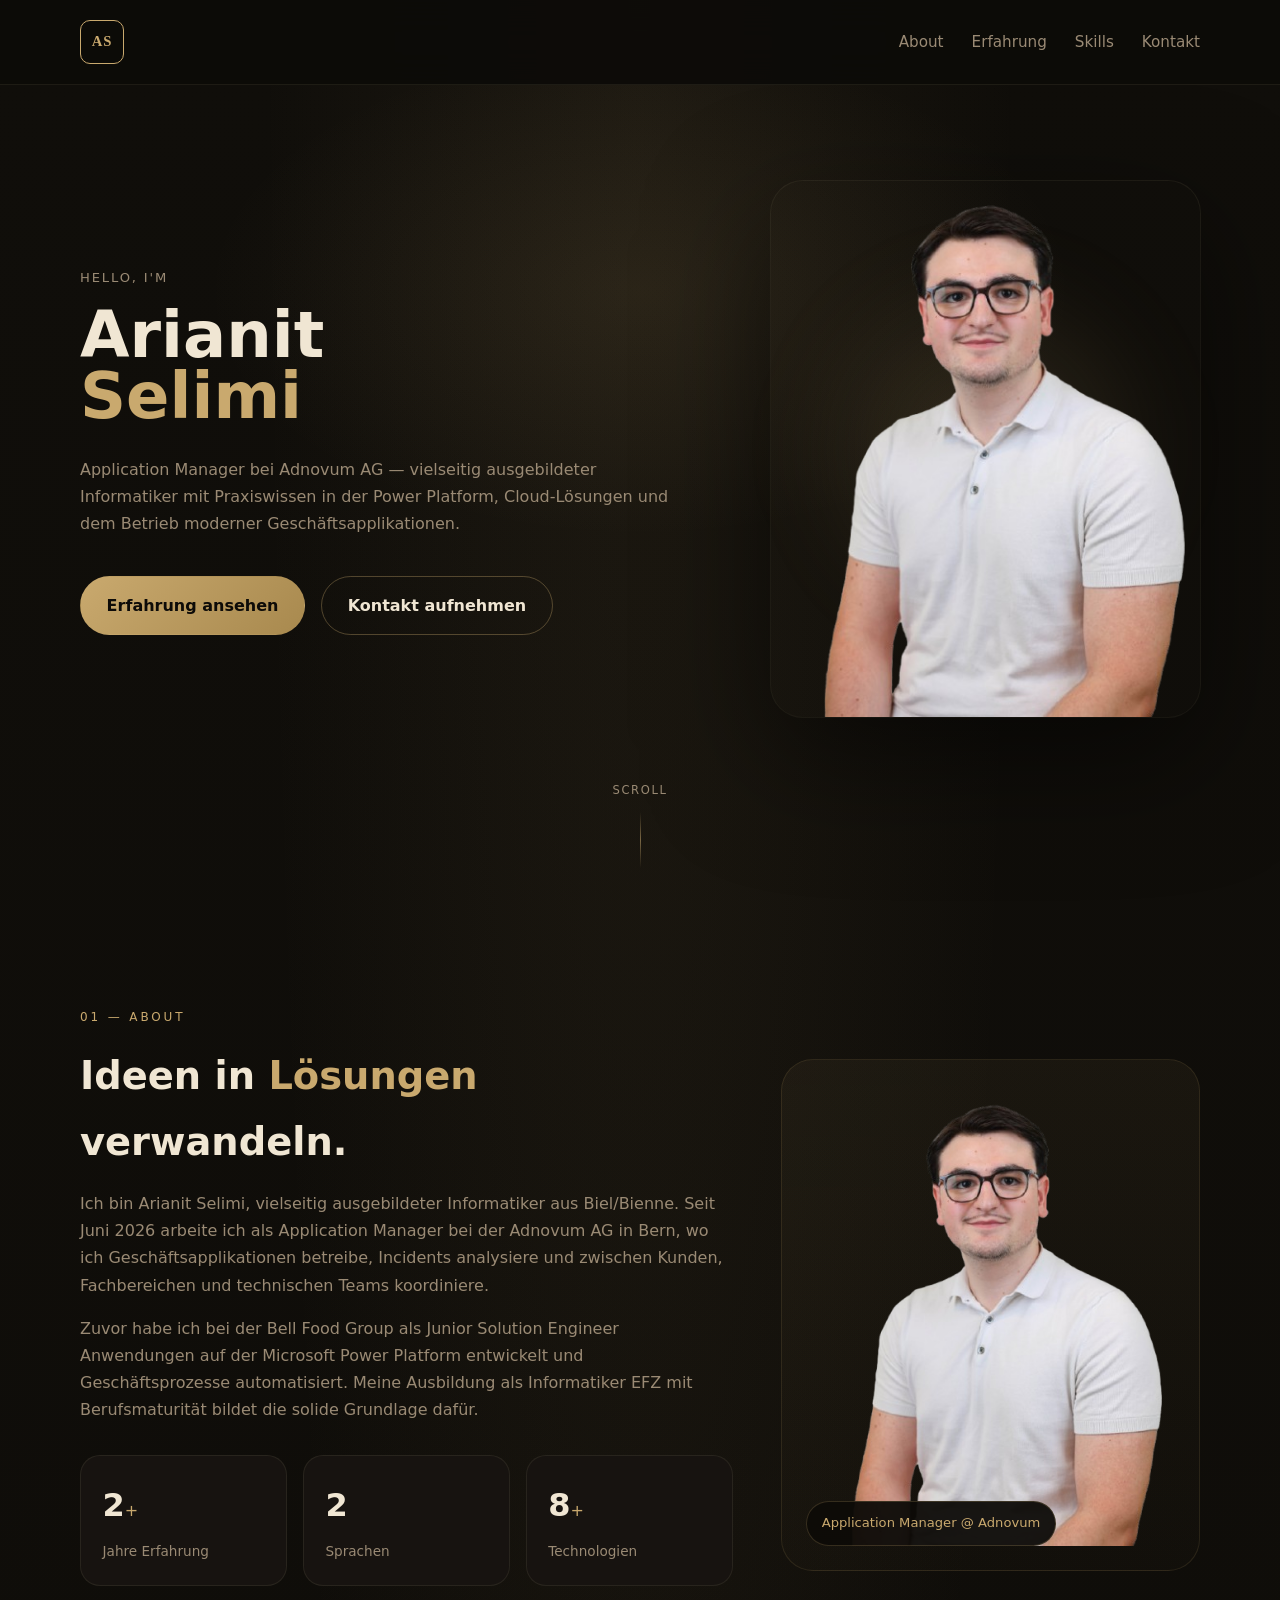
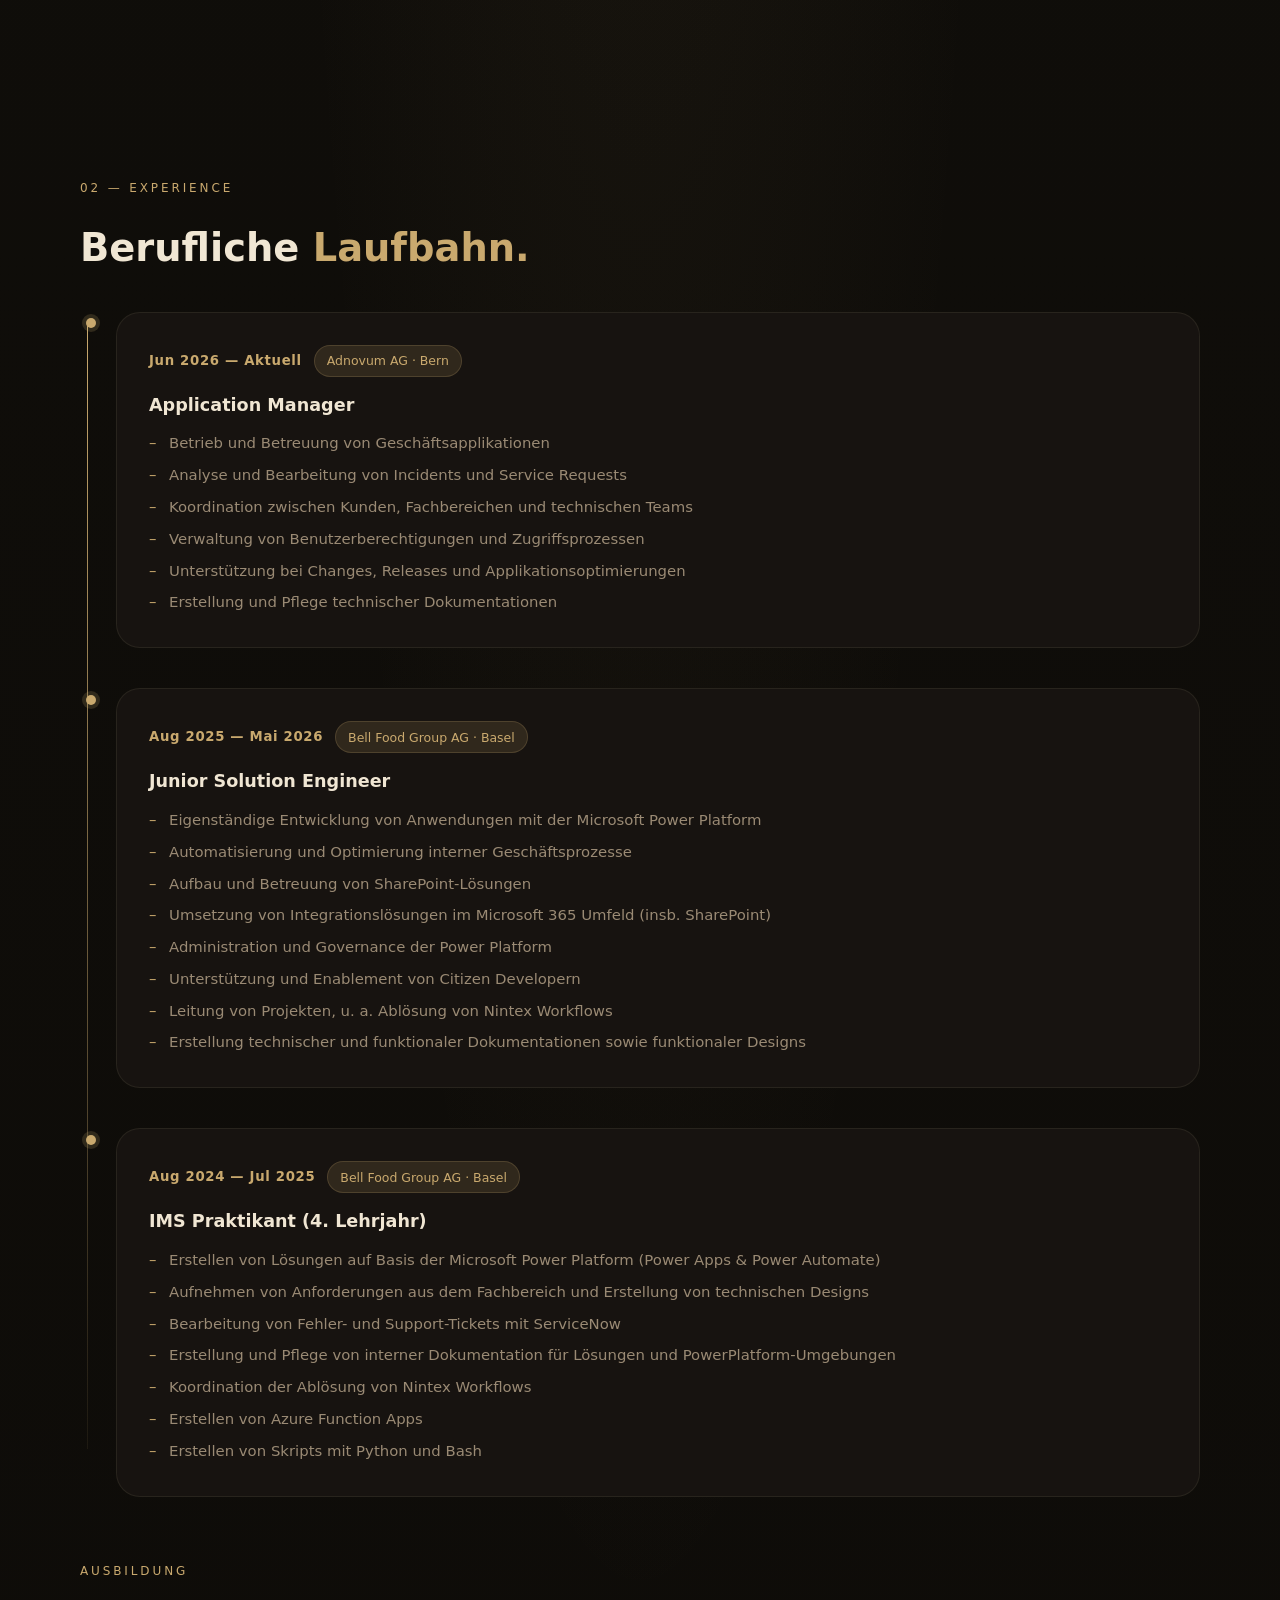
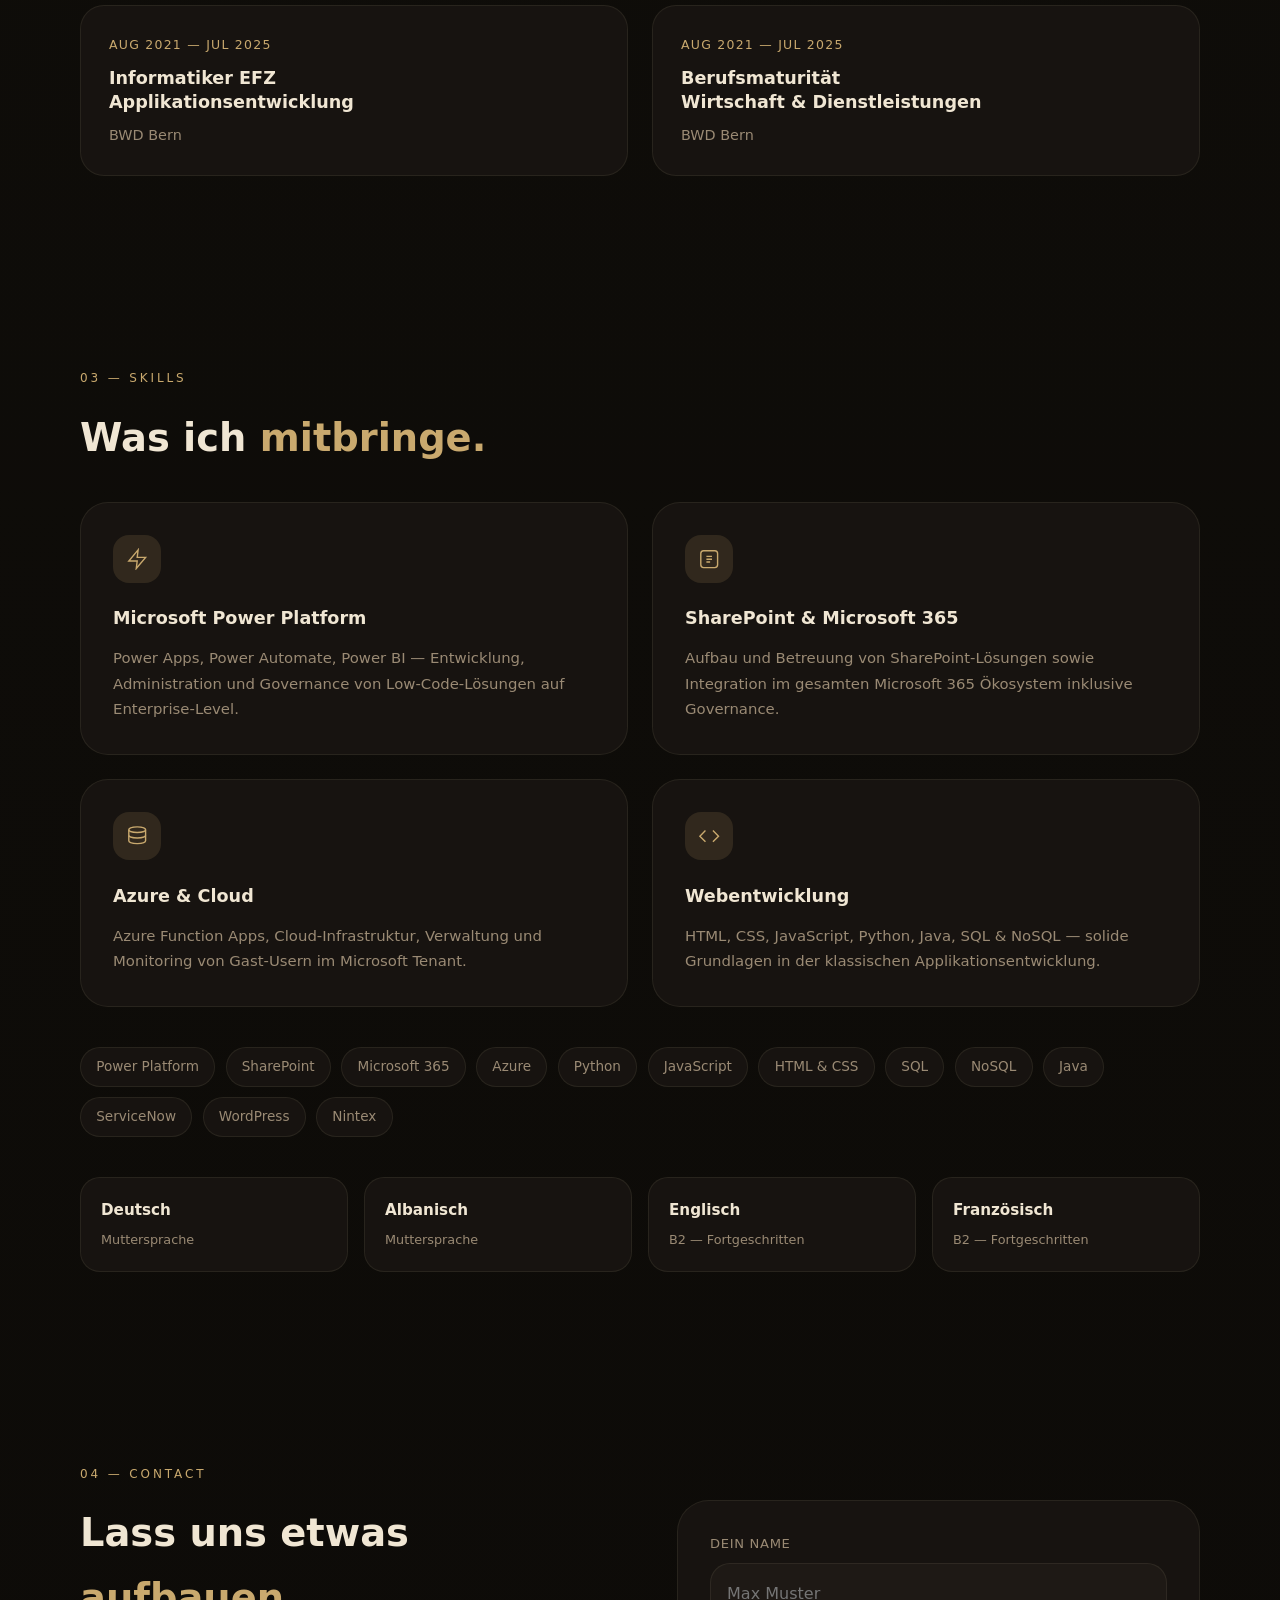
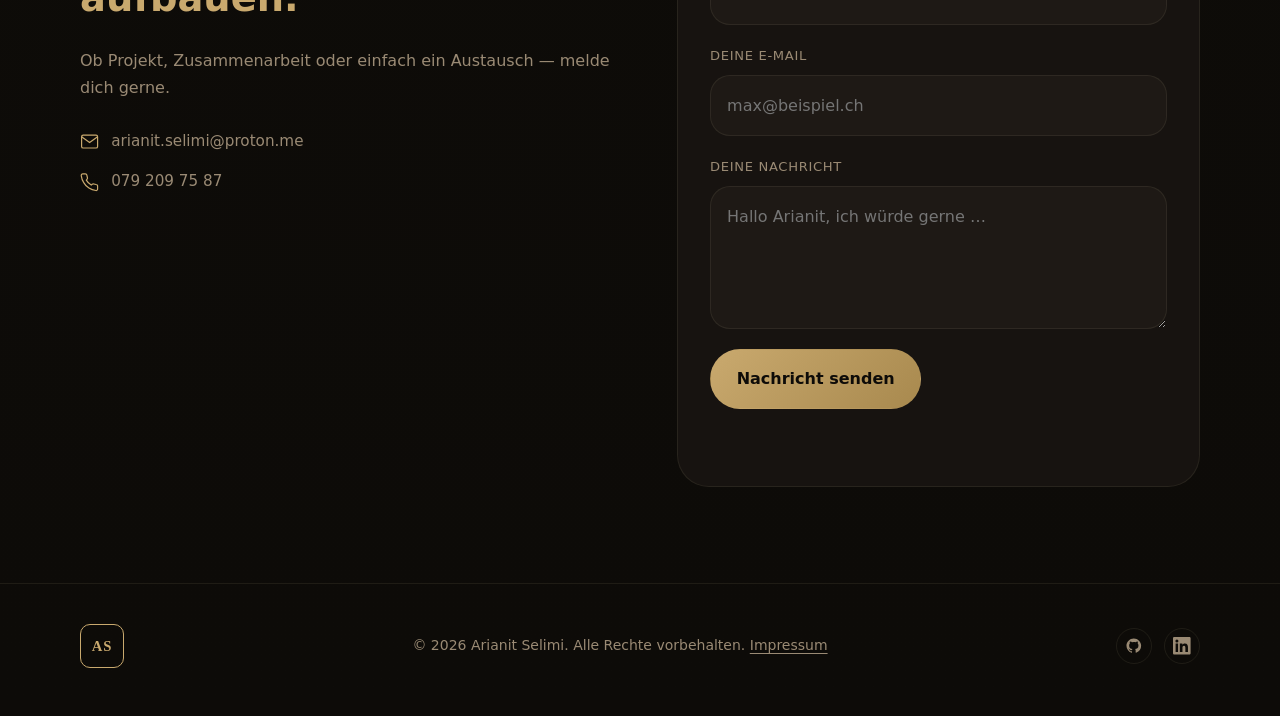
<file: index.html>
<!DOCTYPE html>
<html lang="de">
<head>
  <meta charset="UTF-8" />
  <meta name="viewport" content="width=device-width, initial-scale=1.0" />
  <title>Arianit Selimi — Portfolio</title>
  <link rel="icon" type="image/svg+xml" href="favicon.svg" />
  <link rel="canonical" href="https://arianit-selimi.com/" />

  <!-- SEO -->
  <meta name="description" content="Portfolio von Arianit Selimi — Application Manager bei Adnovum AG. Praxiswissen in Power Platform, Microsoft 365, Azure und Webentwicklung." />
  <meta name="author" content="Arianit Selimi" />

  <!-- Open Graph -->
  <meta property="og:type" content="website" />
  <meta property="og:url" content="https://arianit-selimi.com/" />
  <meta property="og:title" content="Arianit Selimi — Application Manager & Informatiker" />
  <meta property="og:description" content="Portfolio von Arianit Selimi — Application Manager bei Adnovum AG. Praxiswissen in Power Platform, Microsoft 365, Azure und Webentwicklung." />
  <meta property="og:image" content="https://arianit-selimi.com/img/arianit-selimi.png" />

  <!-- Twitter Card -->
  <meta name="twitter:card" content="summary_large_image" />
  <meta name="twitter:title" content="Arianit Selimi — Application Manager & Informatiker" />
  <meta name="twitter:description" content="Portfolio von Arianit Selimi — Application Manager bei Adnovum AG." />
  <meta name="twitter:image" content="https://arianit-selimi.com/img/arianit-selimi.png" />

  <!-- Security -->
  <meta http-equiv="Content-Security-Policy" content="default-src 'none'; script-src 'self'; style-src 'self' 'unsafe-inline'; img-src 'self'; font-src 'self'; form-action 'self'; base-uri 'self'; frame-ancestors 'none';" />
  <meta http-equiv="Referrer-Policy" content="strict-origin-when-cross-origin" />
  <meta http-equiv="X-Content-Type-Options" content="nosniff" />

  <link rel="stylesheet" href="style.css" />
</head>
<body>

  <!-- NAV -->
  <nav>
    <div id="navbar">
      <a href="#hero" class="nav-logo">
        <div class="logo-mark">AS</div>
      </a>
      <ul class="nav-links">
        <li><a href="#about">About</a></li>
        <li><a href="#experience">Erfahrung</a></li>
        <li><a href="#skills">Skills</a></li>
        <li><a href="#contact">Kontakt</a></li>
      </ul>
      <button class="nav-toggle" aria-label="Toggle menu">
        <span></span><span></span><span></span>
      </button>
    </div>
  </nav>

  <!-- HERO -->
  <section id="hero">
    <div class="hero-bg-glow"></div>
    <div class="hero-content container">
      <div class="hero-text">
        <span class="hero-greeting">Hello, I'm</span>
        <h1>Arianit<br /><span class="accent">Selimi</span></h1>
        <p class="hero-tagline">
          Application Manager bei Adnovum AG — vielseitig ausgebildeter Informatiker mit Praxiswissen in der Power Platform, Cloud-Lösungen und dem Betrieb moderner Geschäftsapplikationen.
        </p>
        <div class="hero-cta">
          <a href="#experience" class="btn btn-primary">Erfahrung ansehen</a>
          <a href="#contact" class="btn btn-outline">Kontakt aufnehmen</a>
        </div>
      </div>
      <div class="hero-image-wrap">
        <div class="hero-image-glow"></div>
        <img src="img/arianit-selimi.png" alt="Arianit Selimi" class="hero-photo" fetchpriority="high" />
      </div>
    </div>
    <div class="scroll-hint container">
      <span>Scroll</span>
      <div class="scroll-line"></div>
    </div>
  </section>

  <!-- ABOUT -->
  <section id="about">
    <div class="container">
      <div class="section-label">01 — About</div>
      <div class="about-grid">
        <div class="about-text">
          <h2>Ideen in <span class="accent">Lösungen</span> verwandeln.</h2>
          <p>
            Ich bin Arianit Selimi, vielseitig ausgebildeter Informatiker aus Biel/Bienne. Seit Juni 2026 arbeite ich als Application Manager bei der Adnovum AG in Bern, wo ich Geschäftsapplikationen betreibe, Incidents analysiere und zwischen Kunden, Fachbereichen und technischen Teams koordiniere.
          </p>
          <p>
            Zuvor habe ich bei der Bell Food Group als Junior Solution Engineer Anwendungen auf der Microsoft Power Platform entwickelt und Geschäftsprozesse automatisiert. Meine Ausbildung als Informatiker EFZ mit Berufsmaturität bildet die solide Grundlage dafür.
          </p>
          <div class="about-stats">
            <div class="stat">
              <span class="stat-number" data-target="3">0</span><span class="accent">+</span>
              <span class="stat-label">Jahre Erfahrung</span>
            </div>
            <div class="stat">
              <span class="stat-number" data-target="4">0</span>
              <span class="stat-label">Sprachen</span>
            </div>
            <div class="stat">
              <span class="stat-number" data-target="12">0</span><span class="accent">+</span>
              <span class="stat-label">Technologien</span>
            </div>
          </div>
        </div>
        <div class="about-card">
          <div class="about-card-inner">
            <img src="img/arianit-selimi.png" alt="Arianit Selimi" loading="lazy" />
            <div class="about-card-tag">Application Manager @ Adnovum</div>
          </div>
        </div>
      </div>
    </div>
  </section>

  <!-- EXPERIENCE -->
  <section id="experience">
    <div class="container">
      <div class="section-label">02 — Experience</div>
      <h2>Berufliche <span class="accent">Laufbahn.</span></h2>

      <div class="timeline">

        <div class="timeline-item">
          <div class="timeline-dot"></div>
          <div class="timeline-card">
            <div class="timeline-meta">
              <span class="timeline-period">Jun 2026 — Aktuell</span>
              <span class="timeline-badge">Adnovum AG · Bern</span>
            </div>
            <h3>Application Manager</h3>
            <ul class="timeline-list">
              <li>Betrieb und Betreuung von Geschäftsapplikationen</li>
              <li>Analyse und Bearbeitung von Incidents und Service Requests</li>
              <li>Koordination zwischen Kunden, Fachbereichen und technischen Teams</li>
              <li>Verwaltung von Benutzerberechtigungen und Zugriffsprozessen</li>
              <li>Unterstützung bei Changes, Releases und Applikationsoptimierungen</li>
              <li>Erstellung und Pflege technischer Dokumentationen</li>
            </ul>
          </div>
        </div>

        <div class="timeline-item">
          <div class="timeline-dot"></div>
          <div class="timeline-card">
            <div class="timeline-meta">
              <span class="timeline-period">Aug 2025 — Mai 2026</span>
              <span class="timeline-badge">Bell Food Group AG · Basel</span>
            </div>
            <h3>Junior Solution Engineer</h3>
            <ul class="timeline-list">
              <li>Eigenständige Entwicklung von Anwendungen mit der Microsoft Power Platform</li>
              <li>Automatisierung und Optimierung interner Geschäftsprozesse</li>
              <li>Aufbau und Betreuung von SharePoint-Lösungen</li>
              <li>Umsetzung von Integrationslösungen im Microsoft 365 Umfeld (insb. SharePoint)</li>
              <li>Administration und Governance der Power Platform</li>
              <li>Unterstützung und Enablement von Citizen Developern</li>
              <li>Leitung von Projekten, u. a. Ablösung von Nintex Workflows</li>
              <li>Erstellung technischer und funktionaler Dokumentationen sowie funktionaler Designs</li>
            </ul>
          </div>
        </div>

        <div class="timeline-item">
          <div class="timeline-dot"></div>
          <div class="timeline-card">
            <div class="timeline-meta">
              <span class="timeline-period">Aug 2024 — Jul 2025</span>
              <span class="timeline-badge">Bell Food Group AG · Basel</span>
            </div>
            <h3>IMS Praktikant (4. Lehrjahr)</h3>
            <ul class="timeline-list">
              <li>Erstellen von Lösungen auf Basis der Microsoft Power Platform (Power Apps & Power Automate)</li>
              <li>Aufnehmen von Anforderungen aus dem Fachbereich und Erstellung von technischen Designs</li>
              <li>Bearbeitung von Fehler- und Support-Tickets mit ServiceNow</li>
              <li>Erstellung und Pflege von interner Dokumentation für Lösungen und PowerPlatform-Umgebungen</li>
              <li>Koordination der Ablösung von Nintex Workflows</li>
              <li>Erstellen von Azure Function Apps</li>
              <li>Erstellen von Skripts mit Python und Bash</li>
            </ul>
          </div>
        </div>

      </div>

      <div class="section-label edu-label">Ausbildung</div>
      <div class="edu-grid">
        <div class="edu-card">
          <div class="edu-period">Aug 2021 — Jul 2025</div>
          <h3>Informatiker EFZ<br />Applikationsentwicklung</h3>
          <p>BWD Bern</p>
        </div>
        <div class="edu-card">
          <div class="edu-period">Aug 2021 — Jul 2025</div>
          <h3>Berufsmaturität<br />Wirtschaft & Dienstleistungen</h3>
          <p>BWD Bern</p>
        </div>
      </div>
    </div>
  </section>

  <!-- SKILLS -->
  <section id="skills">
    <div class="container">
      <div class="section-label">03 — Skills</div>
      <h2>Was ich <span class="accent">mitbringe.</span></h2>

      <div class="skills-grid">
        <div class="skill-card">
          <div class="skill-icon">
            <svg viewBox="0 0 24 24" fill="none" stroke="currentColor" stroke-width="1.5"><path d="M13 2L3 14h9l-1 8 10-12h-9l1-8z"/></svg>
          </div>
          <h3>Microsoft Power Platform</h3>
          <p>Power Apps, Power Automate, Power BI — Entwicklung, Administration und Governance von Low-Code-Lösungen auf Enterprise-Level.</p>
        </div>
        <div class="skill-card">
          <div class="skill-icon">
            <svg viewBox="0 0 24 24" fill="none" stroke="currentColor" stroke-width="1.5"><rect x="3" y="3" width="18" height="18" rx="3"/><path d="M9 9h6M9 12h6M9 15h4"/></svg>
          </div>
          <h3>SharePoint & Microsoft 365</h3>
          <p>Aufbau und Betreuung von SharePoint-Lösungen sowie Integration im gesamten Microsoft 365 Ökosystem inklusive Governance.</p>
        </div>
        <div class="skill-card">
          <div class="skill-icon">
            <svg viewBox="0 0 24 24" fill="none" stroke="currentColor" stroke-width="1.5"><ellipse cx="12" cy="5" rx="9" ry="3"/><path d="M3 5v6c0 1.66 4.03 3 9 3s9-1.34 9-3V5"/><path d="M3 11v6c0 1.66 4.03 3 9 3s9-1.34 9-3v-6"/></svg>
          </div>
          <h3>Azure & Cloud</h3>
          <p>Azure Function Apps, Cloud-Infrastruktur, Verwaltung und Monitoring von Gast-Usern im Microsoft Tenant.</p>
        </div>
        <div class="skill-card">
          <div class="skill-icon">
            <svg viewBox="0 0 24 24" fill="none" stroke="currentColor" stroke-width="1.5"><polyline points="16 18 22 12 16 6"/><polyline points="8 6 2 12 8 18"/></svg>
          </div>
          <h3>Webentwicklung</h3>
          <p>HTML, CSS, JavaScript, Python, Java, SQL & NoSQL — solide Grundlagen in der klassischen Applikationsentwicklung.</p>
        </div>
      </div>

      <div class="skills-tags">
        <span>Power Platform</span>
        <span>SharePoint</span>
        <span>Microsoft 365</span>
        <span>Azure</span>
        <span>Python</span>
        <span>JavaScript</span>
        <span>HTML & CSS</span>
        <span>SQL</span>
        <span>NoSQL</span>
        <span>Java</span>
        <span>ServiceNow</span>
        <span>WordPress</span>
        <span>Nintex</span>
      </div>

      <div class="languages-grid">
        <div class="lang-item">
          <span class="lang-name">Deutsch</span>
          <span class="lang-level">Muttersprache</span>
        </div>
        <div class="lang-item">
          <span class="lang-name">Albanisch</span>
          <span class="lang-level">Muttersprache</span>
        </div>
        <div class="lang-item">
          <span class="lang-name">Englisch</span>
          <span class="lang-level">B2 — Fortgeschritten</span>
        </div>
        <div class="lang-item">
          <span class="lang-name">Französisch</span>
          <span class="lang-level">B2 — Fortgeschritten</span>
        </div>
      </div>
    </div>
  </section>

  <!-- CONTACT -->
  <section id="contact">
    <div class="container">
      <div class="section-label">04 — Contact</div>
      <div class="contact-wrap">
        <div class="contact-left">
          <h2>Lass uns etwas <span class="accent">aufbauen.</span></h2>
          <p>Ob Projekt, Zusammenarbeit oder einfach ein Austausch — melde dich gerne.</p>
          <div class="contact-links">
            <a href="mailto:arianit.selimi@proton.me" class="contact-item">
              <svg viewBox="0 0 24 24" fill="none" stroke="currentColor" stroke-width="1.5"><path d="M4 4h16c1.1 0 2 .9 2 2v12c0 1.1-.9 2-2 2H4c-1.1 0-2-.9-2-2V6c0-1.1.9-2 2-2z"/><polyline points="22,6 12,13 2,6"/></svg>
              arianit.selimi@proton.me
            </a>
            <a href="tel:+41792097587" class="contact-item">
              <svg viewBox="0 0 24 24" fill="none" stroke="currentColor" stroke-width="1.5"><path d="M22 16.92v3a2 2 0 0 1-2.18 2 19.79 19.79 0 0 1-8.63-3.07A19.5 19.5 0 0 1 4.69 12 19.79 19.79 0 0 1 1.61 3.52 2 2 0 0 1 3.59 1h3a2 2 0 0 1 2 1.72 12.84 12.84 0 0 0 .7 2.81 2 2 0 0 1-.45 2.11L7.91 8.96a16 16 0 0 0 6.13 6.13l1.12-.93a2 2 0 0 1 2.11-.45 12.84 12.84 0 0 0 2.81.7A2 2 0 0 1 22 16.92z"/></svg>
              <span data-tel="079 209 75 87"></span>
            </a>
          </div>
        </div>
        <form class="contact-form" id="contactForm">
          <div class="form-group">
            <label for="name">Dein Name</label>
            <input type="text" id="name" placeholder="Max Muster" required />
          </div>
          <div class="form-group">
            <label for="email">Deine E-Mail</label>
            <input type="email" id="email" placeholder="max@beispiel.ch" required />
          </div>
          <div class="form-group">
            <label for="message">Deine Nachricht</label>
            <textarea id="message" placeholder="Hallo Arianit, ich würde gerne …" rows="4" required></textarea>
          </div>
          <button type="submit" class="btn btn-primary">Nachricht senden</button>
          <p class="form-success" id="formSuccess">Danke! Ich melde mich bald.</p>
        </form>
      </div>
    </div>
  </section>

  <!-- FOOTER -->
  <footer>
    <div class="footer-inner container">
      <a href="#hero" class="nav-logo">
        <div class="logo-mark">AS</div>
      </a>
      <p class="footer-copy">© 2026 Arianit Selimi. Alle Rechte vorbehalten. <a href="impressum.html" class="footer-impressum">Impressum</a></p>
      <div class="footer-socials">
        <a href="https://github.com/ase135641" target="_blank" rel="noopener noreferrer" aria-label="GitHub">
          <svg viewBox="0 0 24 24" fill="currentColor"><path d="M12 2C6.48 2 2 6.48 2 12c0 4.42 2.87 8.17 6.84 9.49.5.09.68-.22.68-.48v-1.7c-2.78.6-3.37-1.34-3.37-1.34-.45-1.16-1.11-1.47-1.11-1.47-.91-.62.07-.61.07-.61 1 .07 1.53 1.03 1.53 1.03.89 1.52 2.34 1.08 2.91.83.09-.65.35-1.08.63-1.33-2.22-.25-4.55-1.11-4.55-4.94 0-1.09.39-1.98 1.03-2.68-.1-.25-.45-1.27.1-2.64 0 0 .84-.27 2.75 1.02A9.56 9.56 0 0 1 12 6.8c.85.004 1.7.115 2.5.337 1.9-1.29 2.74-1.02 2.74-1.02.55 1.37.2 2.39.1 2.64.64.7 1.03 1.59 1.03 2.68 0 3.84-2.34 4.69-4.57 4.93.36.31.68.92.68 1.85v2.74c0 .27.18.58.69.48A10.01 10.01 0 0 0 22 12c0-5.52-4.48-10-10-10z"/></svg>
        </a>
        <a href="https://www.linkedin.com/in/arianit-selimi-b3343a2a3/" target="_blank" rel="noopener noreferrer" aria-label="LinkedIn">
          <svg viewBox="0 0 24 24" fill="currentColor"><path d="M20.45 20.45h-3.56v-5.57c0-1.33-.03-3.04-1.85-3.04-1.85 0-2.13 1.45-2.13 2.94v5.67H9.35V9h3.41v1.56h.05c.48-.9 1.63-1.85 3.35-1.85 3.58 0 4.24 2.36 4.24 5.43v6.31zM5.34 7.43a2.07 2.07 0 1 1 0-4.14 2.07 2.07 0 0 1 0 4.14zM6.9 20.45H3.56V9H6.9v11.45zM22.23 0H1.77C.79 0 0 .77 0 1.73v20.54C0 23.23.79 24 1.77 24h20.46C23.21 24 24 23.23 24 22.27V1.73C24 .77 23.21 0 22.23 0z"/></svg>
        </a>
      </div>
    </div>
  </footer>

  <script src="script.js"></script>
</body>
</html>
</file>
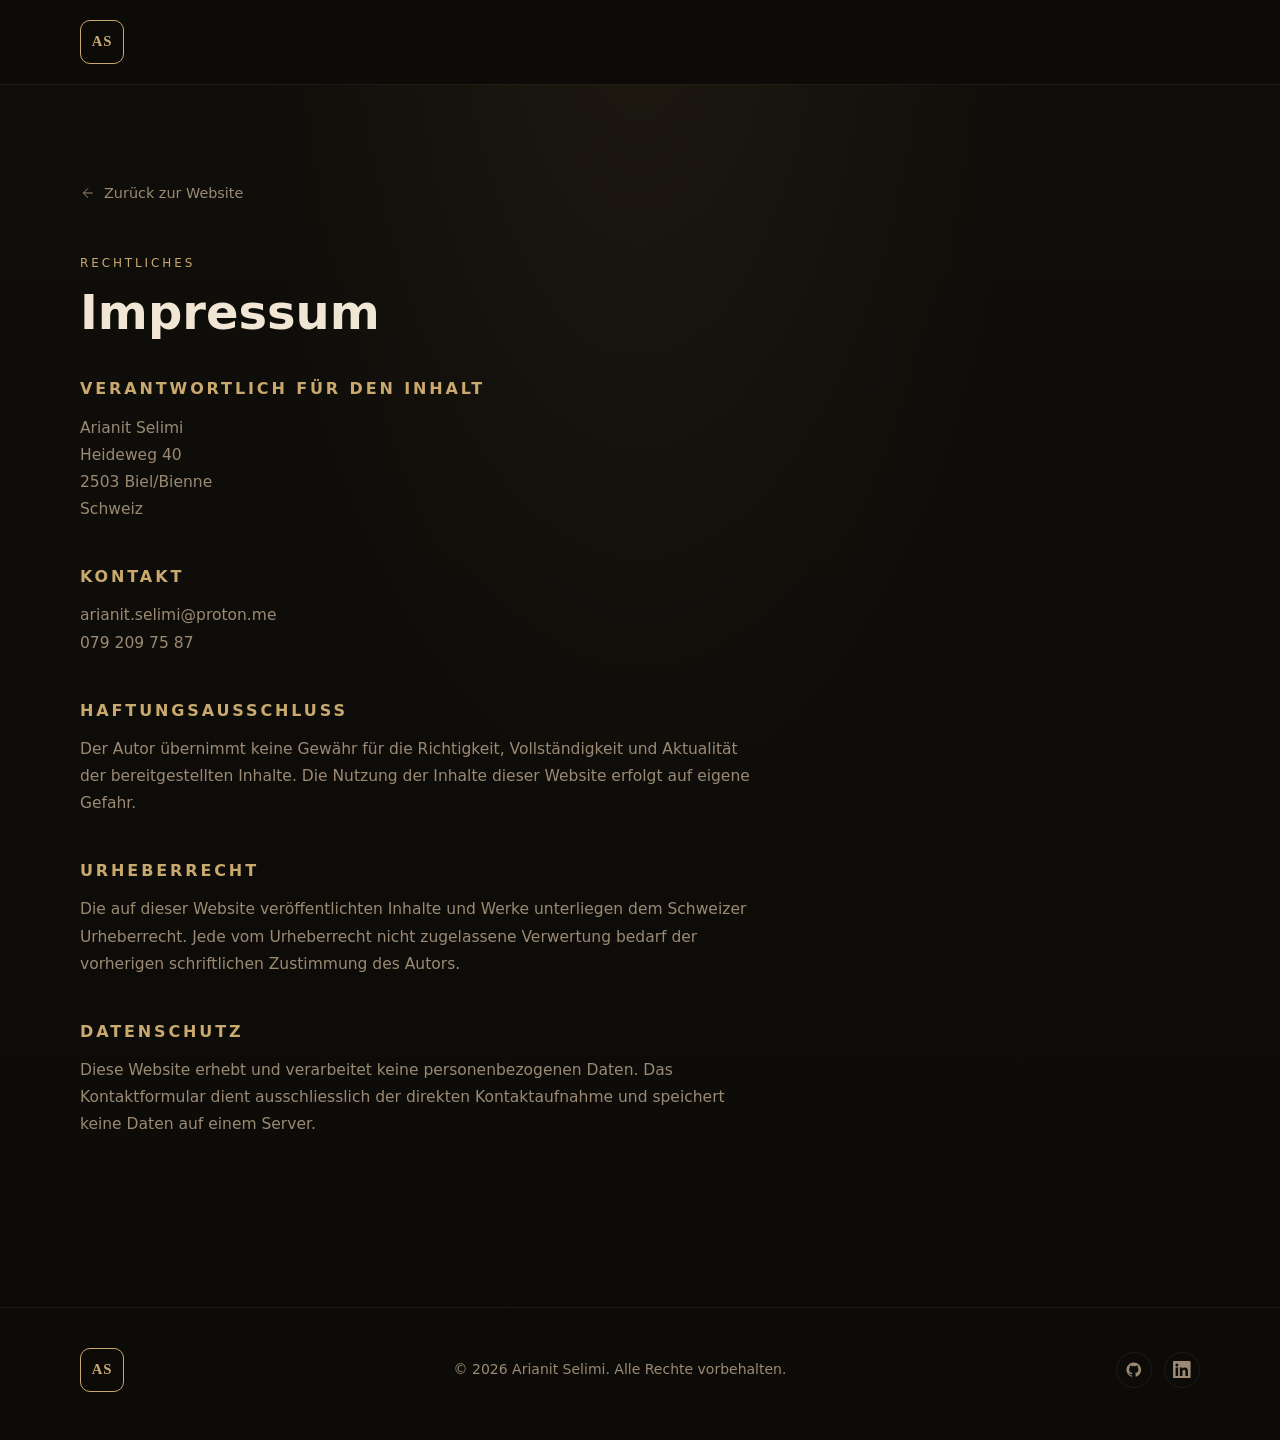
<file: impressum.html>
<!DOCTYPE html>
<html lang="de">
<head>
  <meta charset="UTF-8" />
  <meta name="viewport" content="width=device-width, initial-scale=1.0" />
  <title>Impressum — Arianit Selimi</title>
  <link rel="icon" type="image/svg+xml" href="favicon.svg" />
  <link rel="canonical" href="https://arianit-selimi.com/impressum.html" />
  <meta name="robots" content="noindex, follow" />
  <meta property="og:title" content="Impressum — Arianit Selimi" />
  <meta property="og:url" content="https://arianit-selimi.com/impressum.html" />
  <meta http-equiv="Content-Security-Policy" content="default-src 'none'; script-src 'self'; style-src 'self'; img-src 'self'; font-src 'self'; form-action 'self'; base-uri 'self'; frame-ancestors 'none';" />
  <meta http-equiv="Referrer-Policy" content="strict-origin-when-cross-origin" />
  <meta http-equiv="X-Content-Type-Options" content="nosniff" />
  <link rel="stylesheet" href="style.css" />
</head>
<body>

  <!-- NAV -->
  <nav>
    <div id="navbar">
      <a href="index.html" class="nav-logo">
        <div class="logo-mark">AS</div>
      </a>
    </div>
  </nav>

  <div class="container">
    <div class="impressum-wrap">

      <a href="index.html" class="back-link">
        <svg viewBox="0 0 24 24" fill="none" stroke="currentColor" stroke-width="1.5"><line x1="19" y1="12" x2="5" y2="12"/><polyline points="12 19 5 12 12 5"/></svg>
        Zurück zur Website
      </a>

      <div class="section-label">Rechtliches</div>
      <h1>Impressum</h1>

      <div class="impressum-block">
        <h2>Verantwortlich für den Inhalt</h2>
        <p>Arianit Selimi</p>
        <p>Heideweg 40</p>
        <p>2503 Biel/Bienne</p>
        <p>Schweiz</p>
      </div>

      <div class="impressum-block">
        <h2>Kontakt</h2>
        <a href="mailto:arianit.selimi@proton.me">arianit.selimi@proton.me</a>
        <a href="tel:+41792097587">079 209 75 87</a>
      </div>

      <div class="impressum-block">
        <h2>Haftungsausschluss</h2>
        <p>
          Der Autor übernimmt keine Gewähr für die Richtigkeit, Vollständigkeit und Aktualität der bereitgestellten Inhalte. Die Nutzung der Inhalte dieser Website erfolgt auf eigene Gefahr.
        </p>
      </div>

      <div class="impressum-block">
        <h2>Urheberrecht</h2>
        <p>
          Die auf dieser Website veröffentlichten Inhalte und Werke unterliegen dem Schweizer Urheberrecht. Jede vom Urheberrecht nicht zugelassene Verwertung bedarf der vorherigen schriftlichen Zustimmung des Autors.
        </p>
      </div>

      <div class="impressum-block">
        <h2>Datenschutz</h2>
        <p>
          Diese Website erhebt und verarbeitet keine personenbezogenen Daten. Das Kontaktformular dient ausschliesslich der direkten Kontaktaufnahme und speichert keine Daten auf einem Server.
        </p>
      </div>

    </div>
  </div>

  <!-- FOOTER -->
  <footer>
    <div class="footer-inner container">
      <a href="index.html" class="nav-logo">
        <div class="logo-mark">AS</div>
      </a>
      <p class="footer-copy">© 2026 Arianit Selimi. Alle Rechte vorbehalten.</p>
      <div class="footer-socials">
        <a href="https://github.com/ase135641" target="_blank" aria-label="GitHub">
          <svg viewBox="0 0 24 24" fill="currentColor"><path d="M12 2C6.48 2 2 6.48 2 12c0 4.42 2.87 8.17 6.84 9.49.5.09.68-.22.68-.48v-1.7c-2.78.6-3.37-1.34-3.37-1.34-.45-1.16-1.11-1.47-1.11-1.47-.91-.62.07-.61.07-.61 1 .07 1.53 1.03 1.53 1.03.89 1.52 2.34 1.08 2.91.83.09-.65.35-1.08.63-1.33-2.22-.25-4.55-1.11-4.55-4.94 0-1.09.39-1.98 1.03-2.68-.1-.25-.45-1.27.1-2.64 0 0 .84-.27 2.75 1.02A9.56 9.56 0 0 1 12 6.8c.85.004 1.7.115 2.5.337 1.9-1.29 2.74-1.02 2.74-1.02.55 1.37.2 2.39.1 2.64.64.7 1.03 1.59 1.03 2.68 0 3.84-2.34 4.69-4.57 4.93.36.31.68.92.68 1.85v2.74c0 .27.18.58.69.48A10.01 10.01 0 0 0 22 12c0-5.52-4.48-10-10-10z"/></svg>
        </a>
        <a href="https://www.linkedin.com/in/arianit-selimi-b3343a2a3/" target="_blank" aria-label="LinkedIn">
          <svg viewBox="0 0 24 24" fill="currentColor"><path d="M20.45 20.45h-3.56v-5.57c0-1.33-.03-3.04-1.85-3.04-1.85 0-2.13 1.45-2.13 2.94v5.67H9.35V9h3.41v1.56h.05c.48-.9 1.63-1.85 3.35-1.85 3.58 0 4.24 2.36 4.24 5.43v6.31zM5.34 7.43a2.07 2.07 0 1 1 0-4.14 2.07 2.07 0 0 1 0 4.14zM6.9 20.45H3.56V9H6.9v11.45zM22.23 0H1.77C.79 0 0 .77 0 1.73v20.54C0 23.23.79 24 1.77 24h20.46C23.21 24 24 23.23 24 22.27V1.73C24 .77 23.21 0 22.23 0z"/></svg>
        </a>
      </div>
    </div>
  </footer>

</body>
</html>
</file>
<file: style.css>
:root {
  color-scheme: dark;
  --bg: #0d0b08;
  --surface: #171310;
  --surface-strong: #1f1a13;
  --text: #f0e6d3;
  --muted: #9a8a74;
  --accent: #c9a96e;
  --accent-dark: #a8894e;
  --accent-soft: rgba(201, 169, 110, 0.14);
  --border: rgba(240, 220, 180, 0.08);
  --shadow: 0 40px 120px rgba(0, 0, 0, 0.5);
  font-family: Inter, ui-sans-serif, system-ui, -apple-system, BlinkMacSystemFont, "Segoe UI", sans-serif;
}

* {
  margin: 0;
  padding: 0;
  box-sizing: border-box;
}

html {
  scroll-behavior: smooth;
}

body {
  min-height: 100vh;
  background:
    radial-gradient(ellipse at top center, rgba(201, 169, 110, 0.07), transparent 42%),
    linear-gradient(180deg, #100e0a 0%, #0d0b08 100%);
  color: var(--text);
  line-height: 1.7;
}

img {
  max-width: 100%;
  display: block;
}

a {
  color: inherit;
  text-decoration: none;
}

button, input, textarea {
  font: inherit;
}

.container {
  width: min(1120px, calc(100% - 2rem));
  margin: 0 auto;
}

/* ── NAV ─────────────────────────────────────────── */

nav {
  position: sticky;
  top: 0;
  z-index: 100;
  padding: 1.25rem 2rem;
  backdrop-filter: blur(18px);
  -webkit-backdrop-filter: blur(18px);
  background: rgba(13, 11, 8, 0.92);
  border-bottom: 1px solid var(--border);
}

#navbar {
  display: flex;
  align-items: center;
  justify-content: space-between;
  gap: 1rem;
  max-width: 1120px;
  margin: 0 auto;
}

.logo-mark {
  width: 44px;
  height: 44px;
  border: 1.5px solid var(--accent);
  border-radius: 10px;
  display: grid;
  place-items: center;
  font-family: Georgia, 'Times New Roman', serif;
  font-size: 0.92rem;
  font-weight: 700;
  color: var(--accent);
  letter-spacing: 0.06em;
  transition: background 0.25s ease;
  flex-shrink: 0;
}

.nav-logo:hover .logo-mark {
  background: var(--accent-soft);
}

.nav-links {
  display: flex;
  gap: 1.75rem;
  list-style: none;
}

.nav-links a {
  color: var(--muted);
  font-size: 0.95rem;
  transition: color 0.25s ease;
}

.nav-links a:hover {
  color: var(--text);
}

.nav-toggle {
  display: none;
  border: none;
  background: transparent;
  cursor: pointer;
  flex-direction: column;
  gap: 0.35rem;
}

.nav-toggle span {
  display: block;
  width: 1.5rem;
  height: 2px;
  background: var(--text);
  border-radius: 2px;
  transition: transform 0.25s ease, opacity 0.25s ease;
}

/* ── SECTION LABELS ──────────────────────────────── */

.section-label {
  color: var(--accent);
  letter-spacing: 0.24em;
  font-size: 0.75rem;
  text-transform: uppercase;
  margin-bottom: 1rem;
}

h1, h2, h3 {
  font-weight: 700;
}

h1 {
  font-size: clamp(3rem, 5vw, 5rem);
  line-height: 0.95;
}

h2 {
  font-size: clamp(2rem, 3vw, 3rem);
  margin-bottom: 1rem;
}

h3 {
  font-size: 1.1rem;
  margin-bottom: 0.75rem;
}

.accent {
  color: var(--accent);
}

/* ── BUTTONS ─────────────────────────────────────── */

.btn {
  display: inline-flex;
  align-items: center;
  justify-content: center;
  gap: 0.5rem;
  padding: 0.95rem 1.6rem;
  border-radius: 999px;
  border: 1px solid transparent;
  font-weight: 600;
  transition: transform 0.22s ease, background 0.22s ease, border-color 0.22s ease, color 0.22s ease;
}

.btn:hover {
  transform: translateY(-2px);
}

.btn-primary {
  background: linear-gradient(135deg, var(--accent), var(--accent-dark));
  color: #0d0b08;
  font-weight: 700;
}

.btn-outline {
  border-color: rgba(201, 169, 110, 0.35);
  color: var(--text);
}

.btn-outline:hover {
  border-color: var(--accent);
  color: var(--accent);
}

/* ── HERO ────────────────────────────────────────── */

#hero {
  min-height: calc(100vh - 74px);
  padding: 4rem 0 2rem;
  position: relative;
  overflow: hidden;
}

.hero-bg-glow {
  position: absolute;
  top: -10%;
  left: 50%;
  transform: translateX(-50%);
  width: 80%;
  height: 70%;
  background: radial-gradient(ellipse, rgba(201, 169, 110, 0.09), transparent 60%);
  pointer-events: none;
}

.hero-content {
  position: relative;
  display: grid;
  grid-template-columns: 1.2fr 0.8fr;
  gap: 3rem;
  align-items: center;
  padding-top: 2rem;
}

.hero-text {
  max-width: 42rem;
}

.hero-greeting {
  display: inline-block;
  margin-bottom: 1rem;
  color: var(--muted);
  letter-spacing: 0.14em;
  text-transform: uppercase;
  font-size: 0.82rem;
}

.hero-tagline {
  margin: 1.8rem 0 2.4rem;
  color: var(--muted);
  max-width: 38rem;
  line-height: 1.7;
}

.hero-cta {
  display: flex;
  flex-wrap: wrap;
  gap: 1rem;
}

.hero-image-wrap {
  position: relative;
  display: flex;
  justify-content: center;
}

.hero-image-glow {
  position: absolute;
  inset: 0;
  margin: auto;
  width: 100%;
  height: 100%;
  border-radius: 2rem;
  background: radial-gradient(circle, rgba(201, 169, 110, 0.2), transparent 55%);
  filter: blur(40px);
}

.hero-photo {
  position: relative;
  border-radius: 2rem;
  max-width: 100%;
  box-shadow: var(--shadow), 0 0 0 1px var(--border);
}

.scroll-hint {
  margin-top: 4rem;
  display: flex;
  flex-direction: column;
  align-items: center;
  gap: 0.7rem;
  color: var(--muted);
  font-size: 0.72rem;
  letter-spacing: 0.14em;
  text-transform: uppercase;
}

.scroll-line {
  width: 1px;
  height: 3.5rem;
  background: linear-gradient(180deg, rgba(201,169,110,0), rgba(201,169,110,0.55), rgba(201,169,110,0));
}

/* ── SECTIONS ────────────────────────────────────── */

section {
  padding: 6rem 0;
}

/* ── ABOUT ───────────────────────────────────────── */

.about-grid {
  display: grid;
  grid-template-columns: 1.4fr 0.9fr;
  gap: 3rem;
  align-items: center;
}

.about-text p {
  margin-bottom: 1rem;
  color: var(--muted);
}

.about-stats {
  display: grid;
  grid-template-columns: repeat(3, minmax(0, 1fr));
  gap: 1rem;
  margin-top: 2rem;
}

.stat {
  background: var(--surface);
  border: 1px solid var(--border);
  border-radius: 1.25rem;
  padding: 1.35rem;
}

.stat-number {
  font-size: 2rem;
  font-weight: 700;
  color: var(--text);
}

.stat-label {
  display: block;
  margin-top: 0.5rem;
  color: var(--muted);
  font-size: 0.85rem;
}

.about-card {
  display: flex;
  justify-content: center;
}

.about-card-inner {
  position: relative;
  background: linear-gradient(180deg, rgba(201,169,110,0.06), rgba(201,169,110,0.02));
  border: 1px solid rgba(201,169,110,0.12);
  border-radius: 2rem;
  padding: 1.5rem;
  max-width: 100%;
}

.about-card img {
  border-radius: 1.5rem;
}

.about-card-tag {
  position: absolute;
  left: 1.5rem;
  bottom: 1.5rem;
  background: rgba(13, 11, 8, 0.95);
  color: var(--accent);
  padding: 0.65rem 0.95rem;
  border-radius: 999px;
  font-size: 0.82rem;
  border: 1px solid rgba(201,169,110,0.22);
}

/* ── EXPERIENCE / TIMELINE ───────────────────────── */

.timeline {
  display: flex;
  flex-direction: column;
  margin-top: 2rem;
  position: relative;
  padding-left: 2.25rem;
}

.timeline::before {
  content: '';
  position: absolute;
  left: 0.45rem;
  top: 0.5rem;
  bottom: 3rem;
  width: 1px;
  background: linear-gradient(180deg, var(--accent), rgba(201,169,110,0.08));
}

.timeline-item {
  position: relative;
  padding-bottom: 2.5rem;
}

.timeline-item:last-child {
  padding-bottom: 0;
}

.timeline-dot {
  position: absolute;
  left: -1.87rem;
  top: 0.4rem;
  width: 10px;
  height: 10px;
  border-radius: 50%;
  background: var(--accent);
  box-shadow: 0 0 0 4px rgba(201,169,110,0.18);
}

.timeline-card {
  background: var(--surface);
  border: 1px solid var(--border);
  border-radius: 1.5rem;
  padding: 2rem;
  transition: border-color 0.25s ease;
}

.timeline-card:hover {
  border-color: rgba(201,169,110,0.18);
}

.timeline-meta {
  display: flex;
  flex-wrap: wrap;
  align-items: center;
  gap: 0.75rem;
  margin-bottom: 0.85rem;
}

.timeline-period {
  color: var(--accent);
  font-size: 0.83rem;
  font-weight: 600;
  letter-spacing: 0.05em;
}

.timeline-badge {
  background: var(--accent-soft);
  color: var(--accent);
  padding: 0.28rem 0.75rem;
  border-radius: 999px;
  font-size: 0.78rem;
  border: 1px solid rgba(201,169,110,0.2);
}

.timeline-list {
  list-style: none;
  display: flex;
  flex-direction: column;
  gap: 0.5rem;
  margin-top: 0.75rem;
}

.timeline-list li {
  color: var(--muted);
  font-size: 0.93rem;
  padding-left: 1.25rem;
  position: relative;
  line-height: 1.6;
}

.timeline-list li::before {
  content: '–';
  position: absolute;
  left: 0;
  color: var(--accent);
}

/* ── EDUCATION ───────────────────────────────────── */

.edu-label {
  margin-top: 4rem;
}

.edu-grid {
  display: grid;
  grid-template-columns: repeat(2, 1fr);
  gap: 1.5rem;
  margin-top: 1.5rem;
}

.edu-card {
  background: var(--surface);
  border: 1px solid var(--border);
  border-radius: 1.5rem;
  padding: 1.75rem;
}

.edu-period {
  color: var(--accent);
  font-size: 0.78rem;
  letter-spacing: 0.1em;
  text-transform: uppercase;
  margin-bottom: 0.75rem;
}

.edu-card h3 {
  margin-bottom: 0.5rem;
  line-height: 1.35;
}

.edu-card p {
  color: var(--muted);
  font-size: 0.9rem;
}

/* ── SKILLS ──────────────────────────────────────── */

.skills-grid {
  display: grid;
  grid-template-columns: repeat(2, minmax(0, 1fr));
  gap: 1.5rem;
  margin-top: 2rem;
}

.skill-card {
  background: var(--surface);
  border: 1px solid var(--border);
  border-radius: 1.75rem;
  padding: 2rem;
  transition: border-color 0.25s ease;
}

.skill-card:hover {
  border-color: rgba(201,169,110,0.18);
}

.skill-icon {
  width: 3rem;
  height: 3rem;
  display: grid;
  place-items: center;
  border-radius: 1rem;
  background: var(--accent-soft);
  color: var(--accent);
  margin-bottom: 1.35rem;
}

.skill-icon svg {
  width: 1.4rem;
  height: 1.4rem;
}

.skill-card p {
  color: var(--muted);
  font-size: 0.93rem;
}

.skills-tags {
  display: flex;
  flex-wrap: wrap;
  gap: 0.65rem;
  margin-top: 2.5rem;
}

.skills-tags span {
  background: var(--surface);
  border: 1px solid var(--border);
  color: var(--muted);
  padding: 0.45rem 0.95rem;
  border-radius: 999px;
  font-size: 0.85rem;
  transition: border-color 0.2s ease, color 0.2s ease;
  cursor: default;
}

.skills-tags span:hover {
  border-color: rgba(201,169,110,0.3);
  color: var(--accent);
}

.languages-grid {
  display: grid;
  grid-template-columns: repeat(4, 1fr);
  gap: 1rem;
  margin-top: 2.5rem;
}

.lang-item {
  background: var(--surface);
  border: 1px solid var(--border);
  border-radius: 1.25rem;
  padding: 1.25rem;
  display: flex;
  flex-direction: column;
  gap: 0.35rem;
}

.lang-name {
  font-weight: 600;
  font-size: 0.95rem;
}

.lang-level {
  color: var(--muted);
  font-size: 0.8rem;
}

[data-tel]::after {
  content: attr(data-tel);
}

/* ── CONTACT ─────────────────────────────────────── */

.contact-wrap {
  display: grid;
  grid-template-columns: 1.05fr 1fr;
  gap: 3rem;
  align-items: start;
}

.contact-left p {
  color: var(--muted);
  max-width: 38rem;
}

.contact-links {
  display: flex;
  flex-direction: column;
  gap: 0.9rem;
  margin-top: 1.75rem;
}

.contact-item {
  display: inline-flex;
  align-items: center;
  gap: 0.75rem;
  color: var(--muted);
  transition: color 0.2s ease;
  font-size: 0.95rem;
}

a.contact-item:hover {
  color: var(--accent);
}

.contact-item svg {
  width: 1.2rem;
  height: 1.2rem;
  flex-shrink: 0;
  color: var(--accent);
}

.contact-form {
  display: grid;
  gap: 1.25rem;
  background: var(--surface);
  border: 1px solid var(--border);
  border-radius: 2rem;
  padding: 2rem;
}

.form-group {
  display: flex;
  flex-direction: column;
  gap: 0.5rem;
}

.contact-form label {
  color: var(--muted);
  font-size: 0.82rem;
  font-weight: 500;
  letter-spacing: 0.05em;
  text-transform: uppercase;
}

.contact-form input,
.contact-form textarea {
  width: 100%;
  padding: 1rem;
  border-radius: 1.25rem;
  border: 1px solid var(--border);
  background: rgba(240, 220, 180, 0.03);
  color: var(--text);
  transition: border-color 0.2s ease, background 0.2s ease;
  resize: vertical;
}

.contact-form input:focus,
.contact-form textarea:focus {
  outline: none;
  border-color: rgba(201,169,110,0.4);
  background: rgba(201,169,110,0.04);
}

button[type="submit"] {
  width: fit-content;
}

.form-success {
  color: var(--accent);
  opacity: 0;
  transition: opacity 0.25s ease;
  font-size: 0.93rem;
}

/* ── FOOTER ──────────────────────────────────────── */

footer {
  padding: 2.5rem 0 3rem;
  border-top: 1px solid var(--border);
}

.footer-inner {
  display: flex;
  align-items: center;
  justify-content: space-between;
  gap: 1rem;
}

.footer-copy {
  color: var(--muted);
  font-size: 0.875rem;
}

.footer-impressum {
  color: var(--muted);
  text-decoration: underline;
  text-underline-offset: 3px;
  transition: color 0.2s ease;
}

.footer-impressum:hover {
  color: var(--accent);
}

.footer-socials {
  display: flex;
  gap: 0.75rem;
}

.footer-socials a {
  color: var(--muted);
  width: 2.25rem;
  height: 2.25rem;
  display: grid;
  place-items: center;
  border-radius: 50%;
  border: 1px solid var(--border);
  transition: color 0.2s ease, border-color 0.2s ease;
}

.footer-socials a svg {
  width: 1.1rem;
  height: 1.1rem;
}

.footer-socials a:hover {
  color: var(--accent);
  border-color: rgba(201,169,110,0.3);
}

/* ── IMPRESSUM ───────────────────────────────────── */

.impressum-wrap {
  max-width: 680px;
  padding: 6rem 0 8rem;
}

.impressum-wrap h1 {
  font-size: clamp(2rem, 4vw, 3rem);
  margin-bottom: 2.5rem;
}

.impressum-block {
  margin-bottom: 2.5rem;
}

.impressum-block h2 {
  font-size: 1rem;
  color: var(--accent);
  letter-spacing: 0.18em;
  text-transform: uppercase;
  font-weight: 600;
  margin-bottom: 0.75rem;
}

.impressum-block p,
.impressum-block a {
  color: var(--muted);
  font-size: 0.97rem;
  line-height: 1.75;
  display: block;
}

.impressum-block a {
  transition: color 0.2s ease;
}

.impressum-block a:hover {
  color: var(--accent);
}

.back-link {
  display: inline-flex;
  align-items: center;
  gap: 0.5rem;
  color: var(--muted);
  font-size: 0.9rem;
  margin-bottom: 3rem;
  transition: color 0.2s ease;
}

.back-link:hover {
  color: var(--accent);
}

.back-link svg {
  width: 1rem;
  height: 1rem;
}

/* ── RESPONSIVE ──────────────────────────────────── */

@media (max-width: 900px) {
  .hero-content,
  .about-grid,
  .contact-wrap {
    grid-template-columns: 1fr;
  }

  .hero-image-wrap {
    max-width: 360px;
    margin: 0 auto;
  }

  .nav-links {
    display: none;
    position: absolute;
    top: 100%;
    left: 0;
    right: 0;
    background: rgba(13, 11, 8, 0.98);
    border-bottom: 1px solid var(--border);
    flex-direction: column;
    padding: 1.5rem 2rem;
    gap: 1.25rem;
    z-index: 99;
  }

  #navbar {
    position: relative;
  }

  .nav-links.open {
    display: flex;
  }

  .nav-toggle {
    display: flex;
  }

  .edu-grid {
    grid-template-columns: 1fr;
  }

  .languages-grid {
    grid-template-columns: repeat(2, 1fr);
  }
}

@media (max-width: 680px) {
  section {
    padding: 4rem 0;
  }

  .skills-grid,
  .about-stats {
    grid-template-columns: 1fr;
  }

  .languages-grid {
    grid-template-columns: repeat(2, 1fr);
  }

  .hero-cta {
    flex-direction: column;
  }

  .footer-inner {
    flex-direction: column;
    text-align: center;
  }

  .timeline {
    padding-left: 1.75rem;
  }
}
</file>
